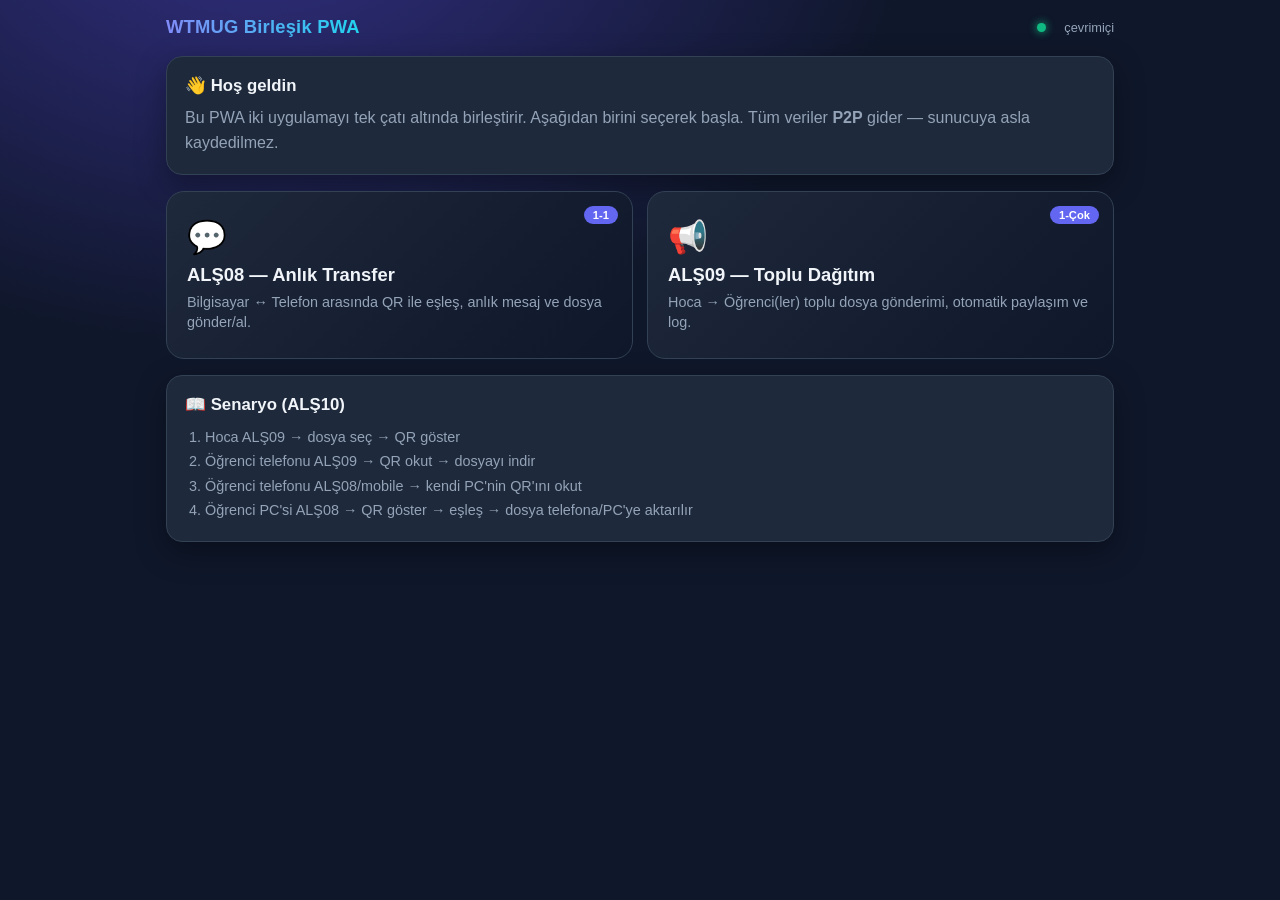
<file: index.html>
<!DOCTYPE html>
<html lang="tr">
<head>
<meta charset="UTF-8" />
<meta name="viewport" content="width=device-width, initial-scale=1, viewport-fit=cover" />
<title>WTMUG — Ana Ekran</title>
<meta name="theme-color" content="#6366f1" />
<link rel="manifest" href="manifest.json" />
<link rel="stylesheet" href="css/style.css" />
<link rel="apple-touch-icon" href="icons/icon-192.png" />
</head>
<body>
<div class="app">
  <div class="topbar">
    <div class="brand">WTMUG Birleşik PWA</div>
    <div class="spacer"></div>
    <span class="status-dot" id="netDot"></span>
    <span style="font-size:.8rem;color:var(--muted)" id="netTxt">çevrimdışı</span>
  </div>

  <div class="card" style="margin-bottom:16px">
    <h2>👋 Hoş geldin</h2>
    <p style="color:var(--muted);margin:0;line-height:1.55">
      Bu PWA iki uygulamayı tek çatı altında birleştirir. Aşağıdan birini seçerek başla.
      Tüm veriler <strong>P2P</strong> gider — sunucuya asla kaydedilmez.
    </p>
  </div>

  <div class="grid">
    <a class="menu-tile" href="als08/index.html">
      <span class="emoji">💬</span>
      <h3>ALŞ08 — Anlık Transfer</h3>
      <p>Bilgisayar ↔ Telefon arasında QR ile eşleş, anlık mesaj ve dosya gönder/al.</p>
      <span class="badge">1-1</span>
    </a>

    <a class="menu-tile" href="als09/index.html">
      <span class="emoji">📢</span>
      <h3>ALŞ09 — Toplu Dağıtım</h3>
      <p>Hoca → Öğrenci(ler) toplu dosya gönderimi, otomatik paylaşım ve log.</p>
      <span class="badge">1-Çok</span>
    </a>
  </div>

  <div class="card" style="margin-top:16px">
    <h3>📖 Senaryo (ALŞ10)</h3>
    <ol style="margin:0;padding-left:20px;color:var(--muted);line-height:1.7;font-size:.9rem">
      <li>Hoca ALŞ09 → dosya seç → QR göster</li>
      <li>Öğrenci telefonu ALŞ09 → QR okut → dosyayı indir</li>
      <li>Öğrenci telefonu ALŞ08/mobile → kendi PC'nin QR'ını okut</li>
      <li>Öğrenci PC'si ALŞ08 → QR göster → eşleş → dosya telefona/PC'ye aktarılır</li>
    </ol>
  </div>
</div>

<script>
  if ('serviceWorker' in navigator) {
    window.addEventListener('load', () => navigator.serviceWorker.register('sw.js').catch(() => {}));
  }
  function refreshNet() {
    const on = navigator.onLine;
    document.getElementById('netDot').className = 'status-dot ' + (on ? 'on' : '');
    document.getElementById('netTxt').textContent = on ? 'çevrimiçi' : 'çevrimdışı';
  }
  window.addEventListener('online', refreshNet);
  window.addEventListener('offline', refreshNet);
  refreshNet();
</script>
</body>
</html>
</file>
<file: css/style.css>
:root {
  --bg: #0f172a;
  --bg-2: #1e293b;
  --card: #1e293b;
  --card-2: #334155;
  --text: #f1f5f9;
  --muted: #94a3b8;
  --primary: #6366f1;
  --primary-2: #818cf8;
  --success: #10b981;
  --danger: #ef4444;
  --border: #334155;
  --radius: 16px;
  --shadow: 0 10px 30px rgba(0,0,0,.35);
  --safe-top: env(safe-area-inset-top, 0px);
  --safe-bottom: env(safe-area-inset-bottom, 0px);
}

* { box-sizing: border-box; -webkit-tap-highlight-color: transparent; }

html, body {
  margin: 0; padding: 0;
  background: radial-gradient(1200px 800px at 20% -10%, #312e81 0%, var(--bg) 55%) fixed;
  color: var(--text);
  font-family: -apple-system, BlinkMacSystemFont, "Segoe UI", Roboto, Helvetica, Arial, sans-serif;
  min-height: 100dvh;
  -webkit-font-smoothing: antialiased;
  overscroll-behavior-y: contain;
}

.app {
  max-width: 980px; margin: 0 auto;
  padding: calc(16px + var(--safe-top)) 16px calc(16px + var(--safe-bottom));
  min-height: 100dvh; display: flex; flex-direction: column;
}

.topbar {
  display: flex; align-items: center; gap: 12px;
  margin-bottom: 18px; flex-wrap: wrap;
}
.topbar .brand {
  font-weight: 800; font-size: 1.15rem;
  background: linear-gradient(90deg, #818cf8, #22d3ee);
  -webkit-background-clip: text; background-clip: text; color: transparent;
  letter-spacing: .2px;
}
.topbar .spacer { flex: 1; }

.btn {
  display: inline-flex; align-items: center; justify-content: center; gap: 8px;
  padding: 12px 18px; border-radius: 12px; border: 1px solid var(--border);
  background: var(--card); color: var(--text); font-weight: 600; font-size: .95rem;
  cursor: pointer; transition: transform .08s ease, background .2s, border-color .2s;
  text-decoration: none; user-select: none; font-family: inherit;
}
.btn:active { transform: scale(.97); }
.btn:hover { background: var(--card-2); }
.btn.primary { background: linear-gradient(135deg, var(--primary), #8b5cf6); border-color: transparent; }
.btn.primary:hover { background: linear-gradient(135deg, var(--primary-2), #a78bfa); }
.btn.danger { background: #7f1d1d; border-color: #b91c1c; }
.btn.success { background: #065f46; border-color: #059669; }
.btn:disabled { opacity: .5; cursor: not-allowed; }

.card {
  background: var(--card); border: 1px solid var(--border);
  border-radius: var(--radius); padding: 18px; box-shadow: var(--shadow);
}
.card + .card { margin-top: 14px; }
.card h2, .card h3 { margin: 0 0 10px; font-size: 1.05rem; }

.grid {
  display: grid; grid-template-columns: 1fr 1fr; gap: 14px;
}
@media (max-width: 640px) { .grid { grid-template-columns: 1fr; } }

.menu-tile {
  position: relative; overflow: hidden;
  padding: 26px 20px; border-radius: 18px; cursor: pointer;
  background: linear-gradient(135deg, #1e293b, #0f172a);
  border: 1px solid var(--border);
  transition: transform .15s ease, border-color .2s, box-shadow .2s;
  text-decoration: none; color: var(--text);
  display: block; text-align: left; font-family: inherit; width: 100%;
}
.menu-tile:hover { transform: translateY(-3px); border-color: var(--primary); box-shadow: 0 12px 40px rgba(99,102,241,.25); }
.menu-tile .emoji { font-size: 2rem; margin-bottom: 8px; display: block; }
.menu-tile h3 { margin: 0 0 6px; font-size: 1.15rem; }
.menu-tile p { margin: 0; color: var(--muted); font-size: .9rem; line-height: 1.4; }
.menu-tile .badge {
  position: absolute; top: 14px; right: 14px;
  background: var(--primary); color: #fff; font-size: .7rem; font-weight: 700;
  padding: 3px 9px; border-radius: 999px;
}

.qr-box {
  display: flex; flex-direction: column; align-items: center; gap: 12px;
  padding: 18px; background: #fff; border-radius: 14px; color: #0f172a;
  min-height: 320px; justify-content: center;
}
.qr-box canvas, .qr-box img {
  width: 260px !important; height: 260px !important;
  max-width: 100%; border-radius: 8px; display: block; background: #fff;
}

.id-chip {
  display: inline-block; font-family: ui-monospace, Menlo, Consolas, monospace;
  background: #0b1220; border: 1px dashed var(--primary-2); color: #c7d2fe;
  padding: 8px 14px; border-radius: 10px; font-size: .95rem; word-break: break-all;
  user-select: all;
}

input[type=text], input[type=file], textarea {
  width: 100%; padding: 12px 14px; border-radius: 12px;
  background: #0b1220; color: var(--text); border: 1px solid var(--border);
  font-size: 1rem; outline: none; transition: border-color .2s; font-family: inherit;
}
input[type=text]:focus, textarea:focus { border-color: var(--primary); }
input[type=file] { cursor: pointer; }

.msg-list {
  display: flex; flex-direction: column; gap: 8px;
  min-height: 220px; max-height: 48vh; overflow-y: auto;
  padding: 12px; background: #0b1220; border-radius: 12px; border: 1px solid var(--border);
}
.msg {
  max-width: 78%; padding: 9px 13px; border-radius: 14px; font-size: .93rem; line-height: 1.35;
  word-wrap: break-word; animation: pop .15s ease;
}
.msg.me { align-self: flex-end; background: linear-gradient(135deg, #6366f1, #8b5cf6); color: #fff; border-bottom-right-radius: 4px; }
.msg.them { align-self: flex-start; background: var(--card-2); color: var(--text); border-bottom-left-radius: 4px; }
.msg.sys { align-self: center; background: transparent; color: var(--muted); font-size: .8rem; }

.file-msg {
  max-width: 90%; align-self: flex-start;
  background: var(--card); border: 1px solid var(--border); border-radius: 14px;
  padding: 10px; display: flex; flex-direction: column; gap: 8px;
}
.file-msg.me { align-self: flex-end; }
.file-msg img, .file-msg video { max-width: 100%; border-radius: 10px; max-height: 260px; }
.file-msg .meta { display: flex; justify-content: space-between; font-size: .8rem; color: var(--muted); }
.file-msg .name { font-weight: 600; font-size: .9rem; word-break: break-all; }

.progress {
  width: 100%; height: 8px; border-radius: 999px; background: #0b1220; overflow: hidden;
}
.progress > span {
  display: block; height: 100%; width: 0%;
  background: linear-gradient(90deg, #6366f1, #22d3ee);
  transition: width .15s ease;
}

.row { display: flex; gap: 10px; align-items: center; }
.row > * { flex-shrink: 0; }
.row .grow { flex: 1 1 auto; min-width: 0; }

.chat-input {
  display: flex; gap: 8px; margin-top: 12px;
}
.chat-input input { flex: 1 1 auto; }

.role-select {
  display: grid; grid-template-columns: 1fr 1fr; gap: 14px; margin-top: 10px;
}
@media (max-width: 520px) { .role-select { grid-template-columns: 1fr; } }

.log {
  background: #0b1220; border: 1px solid var(--border); border-radius: 12px;
  padding: 12px; font-family: ui-monospace, Menlo, Consolas, monospace; font-size: .82rem;
  max-height: 240px; overflow-y: auto; line-height: 1.5; color: #cbd5e1;
}
.log .ok { color: #34d399; }
.log .warn { color: #fbbf24; }
.log .err { color: #f87171; }

#qrReader, #studentQrReader {
  width: 100%; border-radius: 14px; overflow: hidden; margin-bottom: 12px;
}
#qrReader video, #studentQrReader video {
  width: 100% !important; border-radius: 14px; background: #000;
}

.toast {
  position: fixed; left: 50%; bottom: calc(20px + var(--safe-bottom));
  transform: translateX(-50%) translateY(20px);
  background: #111827; color: #fff; padding: 12px 18px; border-radius: 12px;
  border: 1px solid var(--border); box-shadow: var(--shadow);
  opacity: 0; pointer-events: none; transition: all .25s ease; z-index: 9999;
  font-size: .9rem; max-width: 90vw; text-align: center;
}
.toast.show { opacity: 1; transform: translateX(-50%) translateY(0); }

.status-dot {
  width: 9px; height: 9px; border-radius: 50%; background: #64748b;
  display: inline-block; margin-right: 6px; vertical-align: middle;
}
.status-dot.on { background: var(--success); box-shadow: 0 0 8px var(--success); }
.status-dot.wait { background: #f59e0b; }

@keyframes pop { from { transform: scale(.96); opacity: 0; } to { transform: scale(1); opacity: 1; } }

.hidden { display: none !important; }

@media (max-width: 500px) {
  input[type=text], textarea, select { font-size: 16px; }
}
</file>
